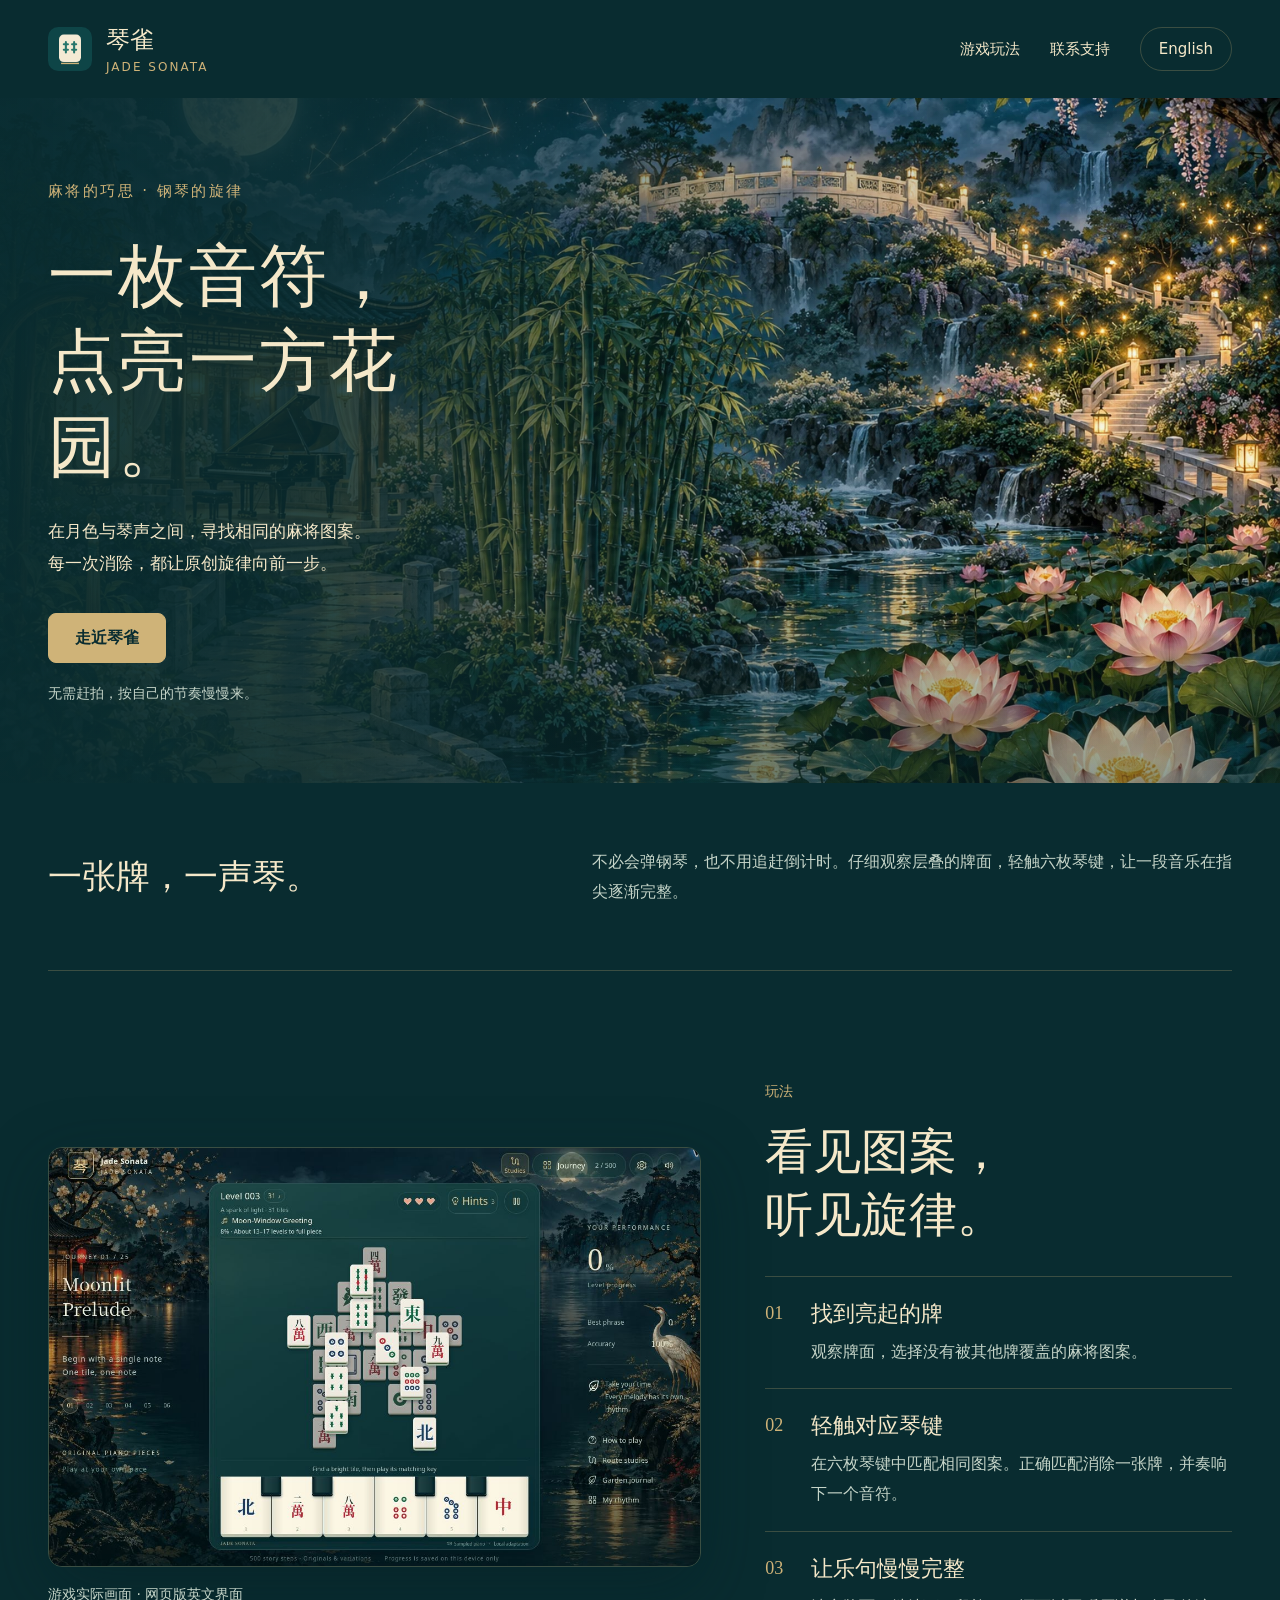
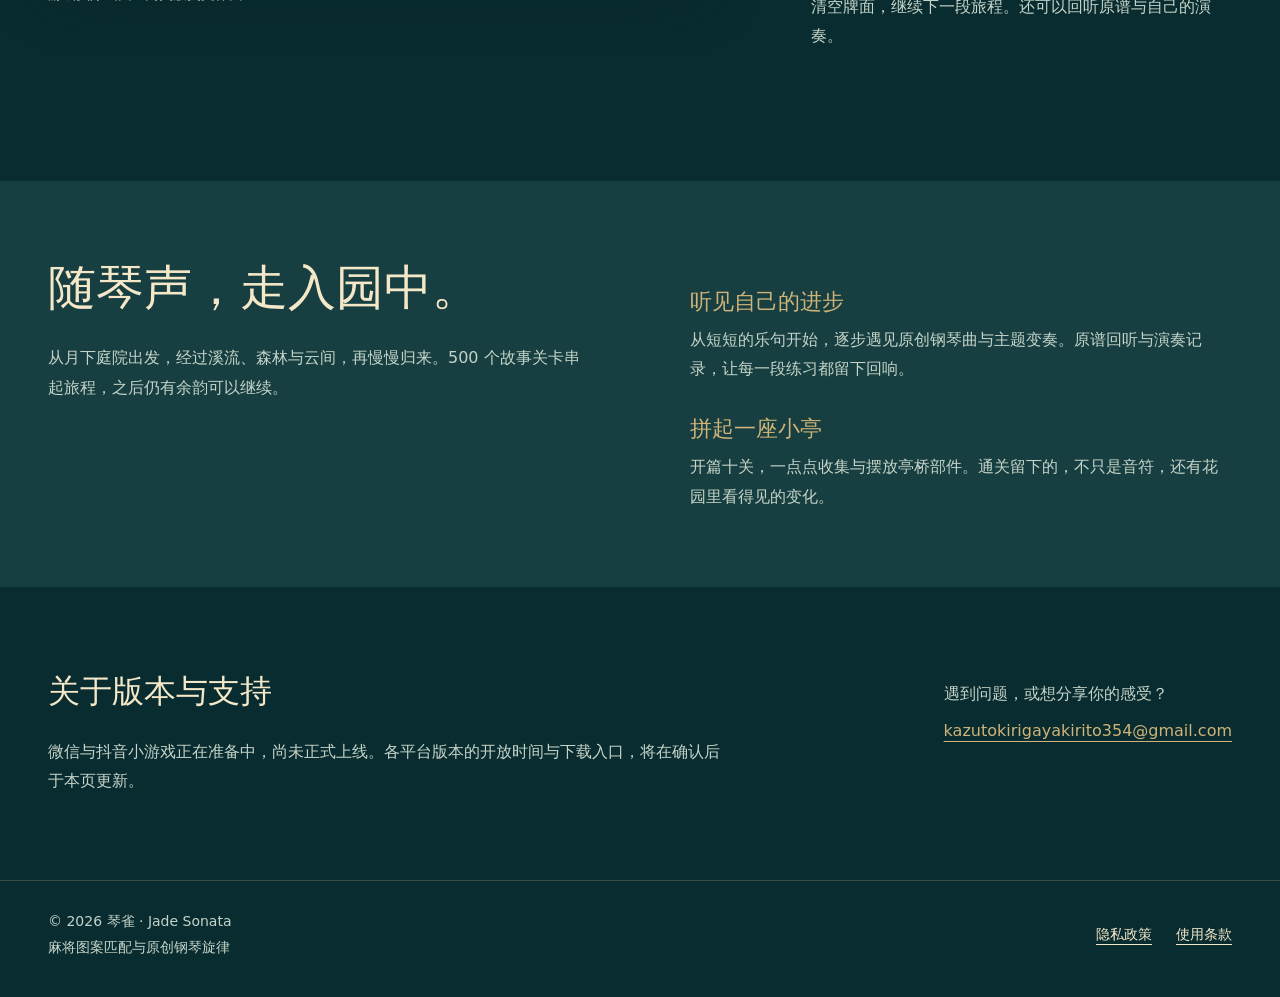
<file: index.html>
<!doctype html>
<html lang="zh-CN">
<head>
  <meta charset="utf-8"><meta name="viewport" content="width=device-width,initial-scale=1">
  <meta name="theme-color" content="#092c30">
  <title>琴雀 · Jade Sonata | 官方网站</title><meta name="description" content="琴雀是一款将麻将图案匹配与原创钢琴旋律结合的休闲解谜游戏。在月夜花园中，一次匹配，一枚音符，按自己的节奏慢慢演奏。">
  <link rel="canonical" href="https://ownerhzh.github.io/jade-sonata-legal/">
  <link rel="alternate" hreflang="zh-CN" href="https://ownerhzh.github.io/jade-sonata-legal/"><link rel="alternate" hreflang="en" href="https://ownerhzh.github.io/jade-sonata-legal/en.html"><link rel="alternate" hreflang="x-default" href="https://ownerhzh.github.io/jade-sonata-legal/">
  <meta property="og:type" content="website"><meta property="og:title" content="琴雀 · Jade Sonata | 官方网站"><meta property="og:description" content="琴雀是一款将麻将图案匹配与原创钢琴旋律结合的休闲解谜游戏。在月夜花园中，一次匹配，一枚音符，按自己的节奏慢慢演奏。"><meta property="og:url" content="https://ownerhzh.github.io/jade-sonata-legal/">
  <link rel="icon" type="image/svg+xml" href="assets/favicon.svg"><link rel="stylesheet" href="style.css">
</head>
<body>
<a class="skip" href="#main">跳至正文</a>
<header class="header wrap">
  <a class="brand" href="./" aria-label="琴雀"><img src="assets/favicon.svg" width="44" height="44" alt=""><span class="brand-name">琴雀<small>JADE SONATA</small></span></a>
  <nav class="nav" aria-label="主导航"><a class="desktop-link" href="#how-to-play">游戏玩法</a><a class="desktop-link" href="#support">联系支持</a><a class="language" href="en.html" lang="en" hreflang="en">English</a></nav>
</header>
<main id="main">
  <section class="hero" aria-labelledby="hero-title">
    <img class="hero-art" src="assets/garden.webp" width="1536" height="1024" alt="" fetchpriority="high">
    <div class="hero-content wrap"><p class="eyebrow">麻将的巧思 · 钢琴的旋律</p><h1 id="hero-title">一枚音符，<br>点亮一方花园。</h1><p class="intro">在月色与琴声之间，寻找相同的麻将图案。<br>每一次消除，都让原创旋律向前一步。</p><a class="button" href="#how-to-play">走近琴雀</a><span class="hero-note">无需赶拍，按自己的节奏慢慢来。</span></div>
  </section>
  <div class="invitation wrap"><p class="line">一张牌，一声琴。</p><p>不必会弹钢琴，也不用追赶倒计时。仔细观察层叠的牌面，轻触六枚琴键，让一段音乐在指尖逐渐完整。</p></div>
  <section class="gameplay wrap" id="how-to-play" aria-labelledby="how-title">
    <figure><div class="screen"><img src="assets/gameplay.jpg" width="1180" height="757" loading="lazy" alt="琴雀实际游戏画面：层叠麻将牌、六枚图案琴键与月夜花园"></div><figcaption>游戏实际画面 · 网页版英文界面</figcaption></figure>
    <div><p class="section-label">玩法</p><h2 id="how-title">看见图案，<br>听见旋律。</h2><ol class="steps"><li><span class="number" aria-hidden="true">01</span><div><h3>找到亮起的牌</h3><p>观察牌面，选择没有被其他牌覆盖的麻将图案。</p></div></li><li><span class="number" aria-hidden="true">02</span><div><h3>轻触对应琴键</h3><p>在六枚琴键中匹配相同图案。正确匹配消除一张牌，并奏响下一个音符。</p></div></li><li><span class="number" aria-hidden="true">03</span><div><h3>让乐句慢慢完整</h3><p>清空牌面，继续下一段旅程。还可以回听原谱与自己的演奏。</p></div></li></ol></div>
  </section>
  <section class="journey" aria-labelledby="journey-title"><div class="wrap journey-grid"><div><h2 id="journey-title">随琴声，走入园中。</h2><p>从月下庭院出发，经过溪流、森林与云间，再慢慢归来。500 个故事关卡串起旅程，之后仍有余韵可以继续。</p></div><div><h3>听见自己的进步</h3><p>从短短的乐句开始，逐步遇见原创钢琴曲与主题变奏。原谱回听与演奏记录，让每一段练习都留下回响。</p><h3>拼起一座小亭</h3><p>开篇十关，一点点收集与摆放亭桥部件。通关留下的，不只是音符，还有花园里看得见的变化。</p></div></div></section>
  <section class="support wrap" id="support" aria-labelledby="support-title"><div><h2 id="support-title">关于版本与支持</h2><p>微信与抖音小游戏正在准备中，尚未正式上线。各平台版本的开放时间与下载入口，将在确认后于本页更新。</p></div><div class="support-contact"><p>遇到问题，或想分享你的感受？</p><a href="mailto:kazutokirigayakirito354@gmail.com">kazutokirigayakirito354@gmail.com</a></div></section>
</main>
<footer><div class="wrap"><div><p>© 2026 琴雀 · Jade Sonata</p><p>麻将图案匹配与原创钢琴旋律</p></div><nav aria-label="法律信息"><a href="privacy.html#zh">隐私政策</a><a href="terms.html#zh">使用条款</a></nav></div></footer>
</body></html>
</file>
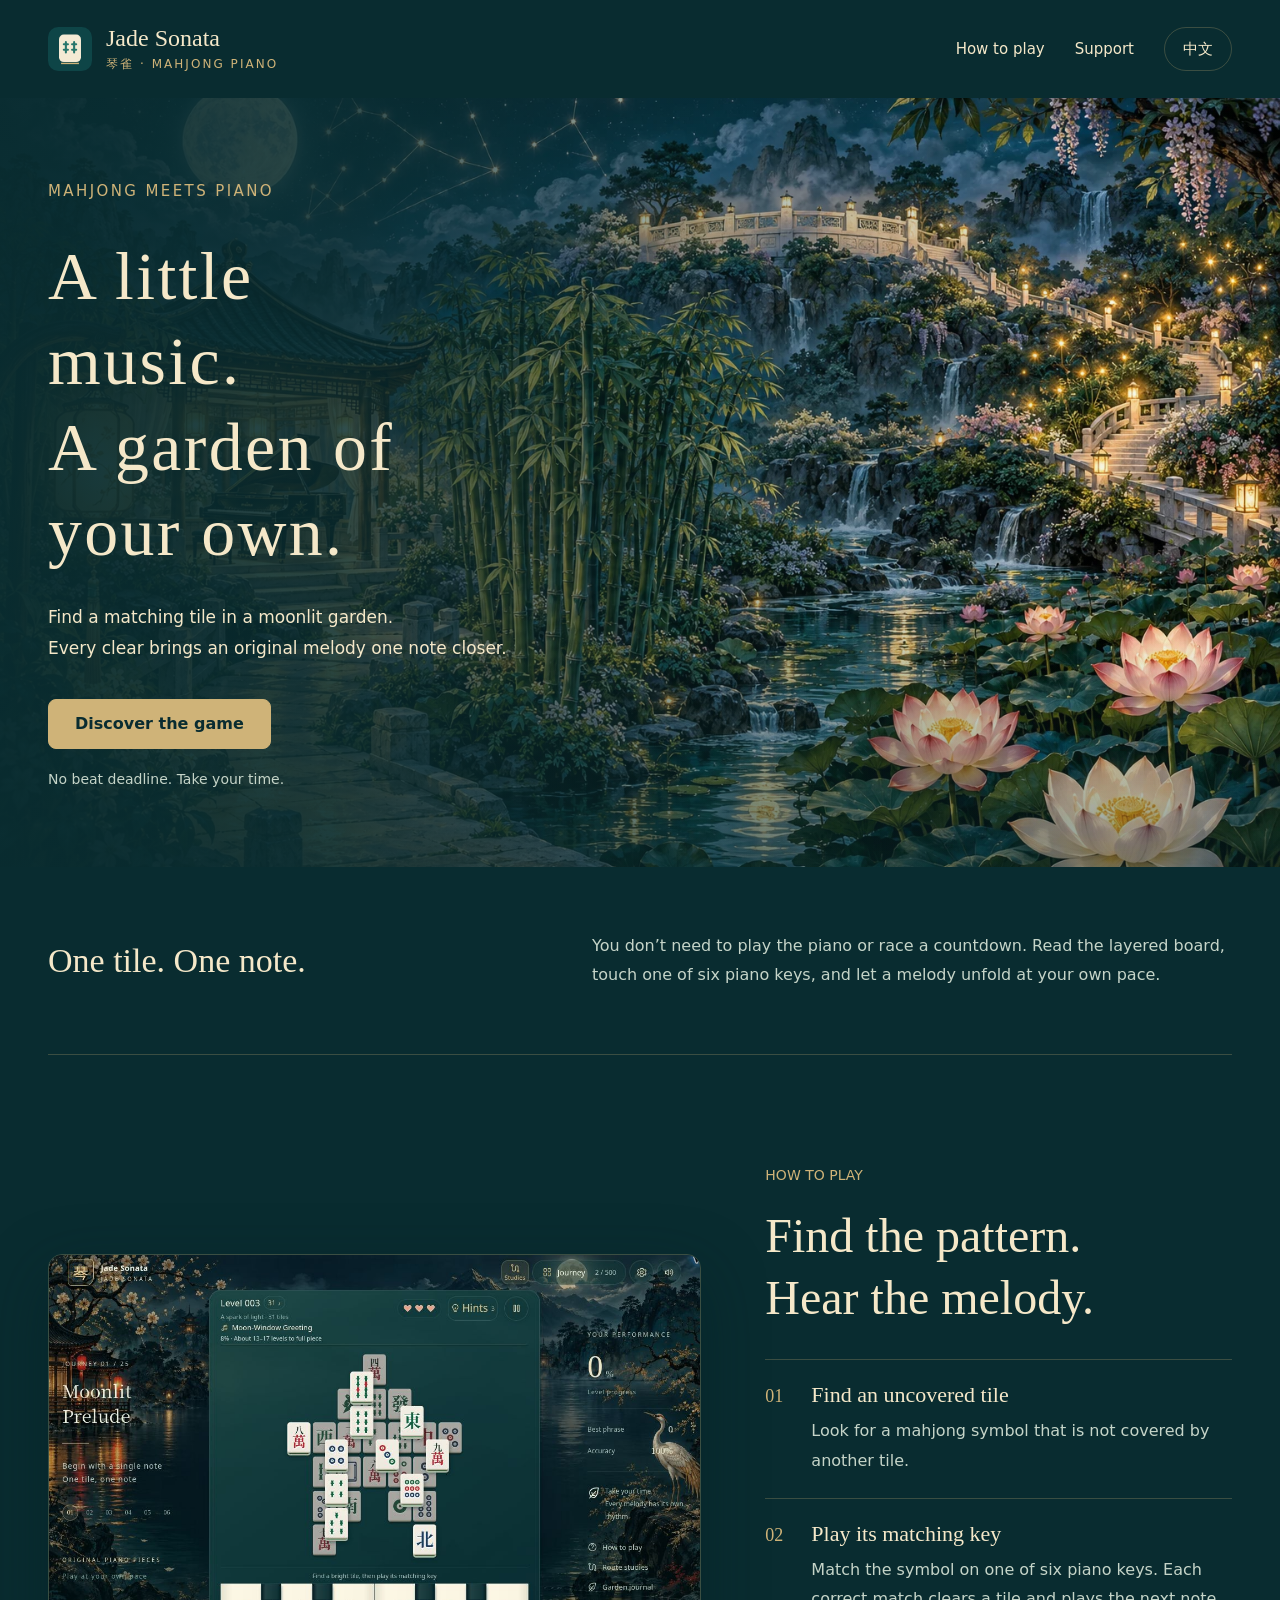
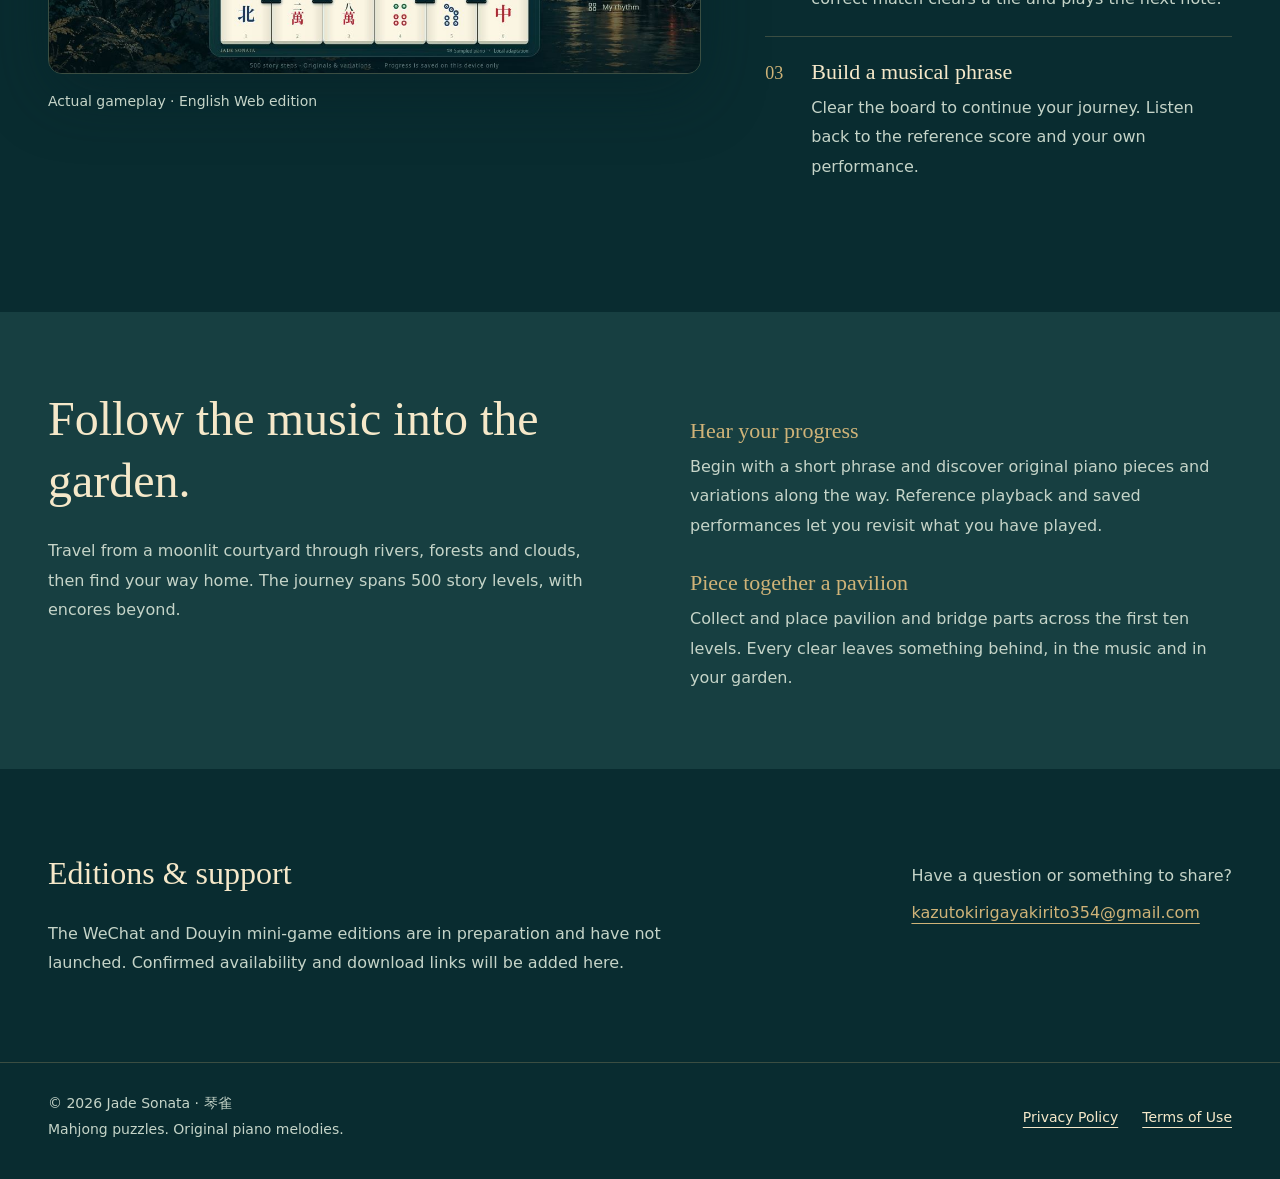
<file: en.html>
<!doctype html>
<html lang="en">
<head>
  <meta charset="utf-8"><meta name="viewport" content="width=device-width,initial-scale=1">
  <meta name="theme-color" content="#092c30">
  <title>Jade Sonata · Mahjong Piano | Official Website</title><meta name="description" content="Match mahjong symbols and unfold original piano melodies in Jade Sonata. A calm puzzle journey through a moonlit garden, one tile and one note at a time.">
  <link rel="canonical" href="https://ownerhzh.github.io/jade-sonata-legal/en.html">
  <link rel="alternate" hreflang="zh-CN" href="https://ownerhzh.github.io/jade-sonata-legal/"><link rel="alternate" hreflang="en" href="https://ownerhzh.github.io/jade-sonata-legal/en.html"><link rel="alternate" hreflang="x-default" href="https://ownerhzh.github.io/jade-sonata-legal/">
  <meta property="og:type" content="website"><meta property="og:title" content="Jade Sonata · Mahjong Piano | Official Website"><meta property="og:description" content="Match mahjong symbols and unfold original piano melodies in Jade Sonata. A calm puzzle journey through a moonlit garden, one tile and one note at a time."><meta property="og:url" content="https://ownerhzh.github.io/jade-sonata-legal/en.html">
  <link rel="icon" type="image/svg+xml" href="assets/favicon.svg"><link rel="stylesheet" href="style.css">
</head>
<body>
<a class="skip" href="#main">Skip to content</a>
<header class="header wrap">
  <a class="brand" href="en.html" aria-label="Jade Sonata"><img src="assets/favicon.svg" width="44" height="44" alt=""><span class="brand-name">Jade Sonata<small>琴雀 · MAHJONG PIANO</small></span></a>
  <nav class="nav" aria-label="Main navigation"><a class="desktop-link" href="#how-to-play">How to play</a><a class="desktop-link" href="#support">Support</a><a class="language" href="./" lang="zh-CN" hreflang="zh-CN">中文</a></nav>
</header>
<main id="main">
  <section class="hero" aria-labelledby="hero-title">
    <img class="hero-art" src="assets/garden.webp" width="1536" height="1024" alt="" fetchpriority="high">
    <div class="hero-content wrap"><p class="eyebrow">MAHJONG MEETS PIANO</p><h1 id="hero-title">A little music.<br>A garden of your own.</h1><p class="intro">Find a matching tile in a moonlit garden.<br>Every clear brings an original melody one note closer.</p><a class="button" href="#how-to-play">Discover the game</a><span class="hero-note">No beat deadline. Take your time.</span></div>
  </section>
  <div class="invitation wrap"><p class="line">One tile. One note.</p><p>You don’t need to play the piano or race a countdown. Read the layered board, touch one of six piano keys, and let a melody unfold at your own pace.</p></div>
  <section class="gameplay wrap" id="how-to-play" aria-labelledby="how-title">
    <figure><div class="screen"><img src="assets/gameplay.jpg" width="1180" height="757" loading="lazy" alt="Actual Jade Sonata gameplay showing layered mahjong tiles and six piano keys in a moonlit garden"></div><figcaption>Actual gameplay · English Web edition</figcaption></figure>
    <div><p class="section-label">HOW TO PLAY</p><h2 id="how-title">Find the pattern.<br>Hear the melody.</h2><ol class="steps"><li><span class="number" aria-hidden="true">01</span><div><h3>Find an uncovered tile</h3><p>Look for a mahjong symbol that is not covered by another tile.</p></div></li><li><span class="number" aria-hidden="true">02</span><div><h3>Play its matching key</h3><p>Match the symbol on one of six piano keys. Each correct match clears a tile and plays the next note.</p></div></li><li><span class="number" aria-hidden="true">03</span><div><h3>Build a musical phrase</h3><p>Clear the board to continue your journey. Listen back to the reference score and your own performance.</p></div></li></ol></div>
  </section>
  <section class="journey" aria-labelledby="journey-title"><div class="wrap journey-grid"><div><h2 id="journey-title">Follow the music into the garden.</h2><p>Travel from a moonlit courtyard through rivers, forests and clouds, then find your way home. The journey spans 500 story levels, with encores beyond.</p></div><div><h3>Hear your progress</h3><p>Begin with a short phrase and discover original piano pieces and variations along the way. Reference playback and saved performances let you revisit what you have played.</p><h3>Piece together a pavilion</h3><p>Collect and place pavilion and bridge parts across the first ten levels. Every clear leaves something behind, in the music and in your garden.</p></div></div></section>
  <section class="support wrap" id="support" aria-labelledby="support-title"><div><h2 id="support-title">Editions & support</h2><p>The WeChat and Douyin mini-game editions are in preparation and have not launched. Confirmed availability and download links will be added here.</p></div><div class="support-contact"><p>Have a question or something to share?</p><a href="mailto:kazutokirigayakirito354@gmail.com">kazutokirigayakirito354@gmail.com</a></div></section>
</main>
<footer><div class="wrap"><div><p>© 2026 Jade Sonata · 琴雀</p><p>Mahjong puzzles. Original piano melodies.</p></div><nav aria-label="Legal information"><a href="privacy.html">Privacy Policy</a><a href="terms.html">Terms of Use</a></nav></div></footer>
</body></html>
</file>
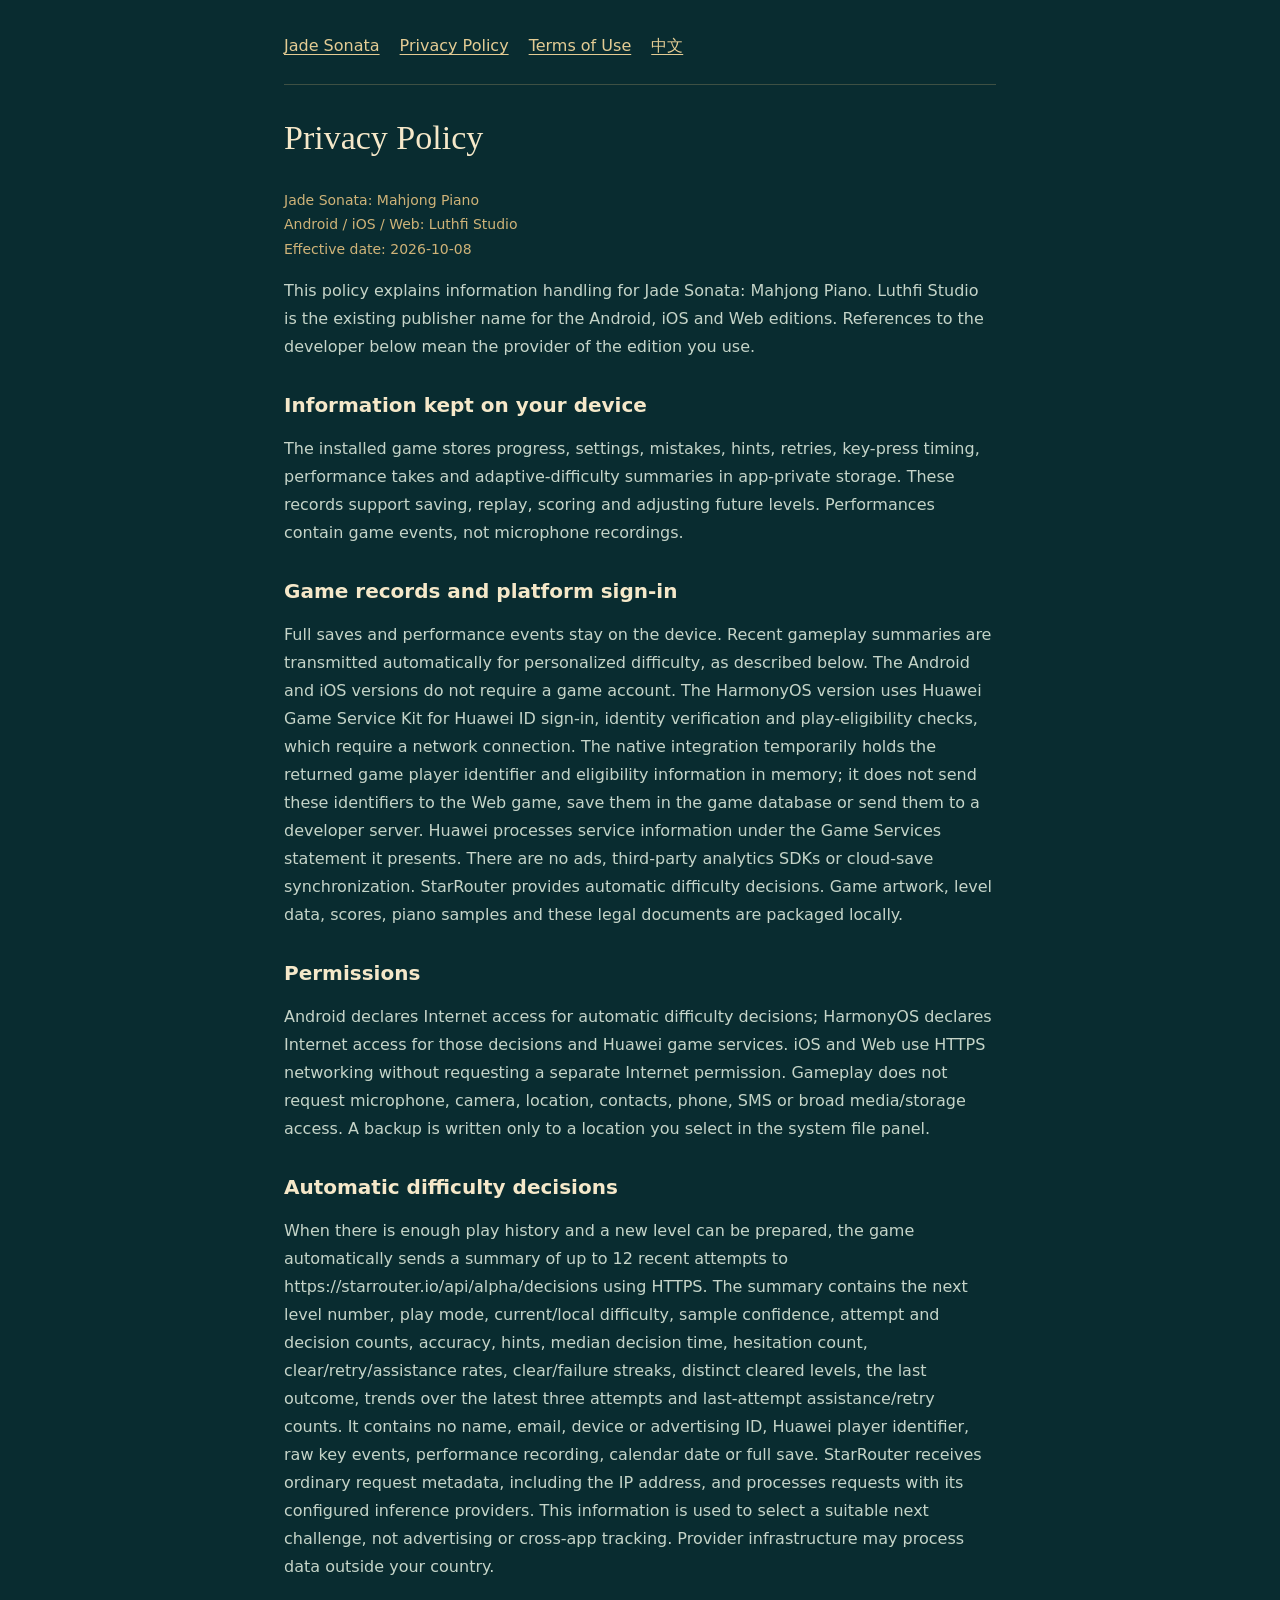
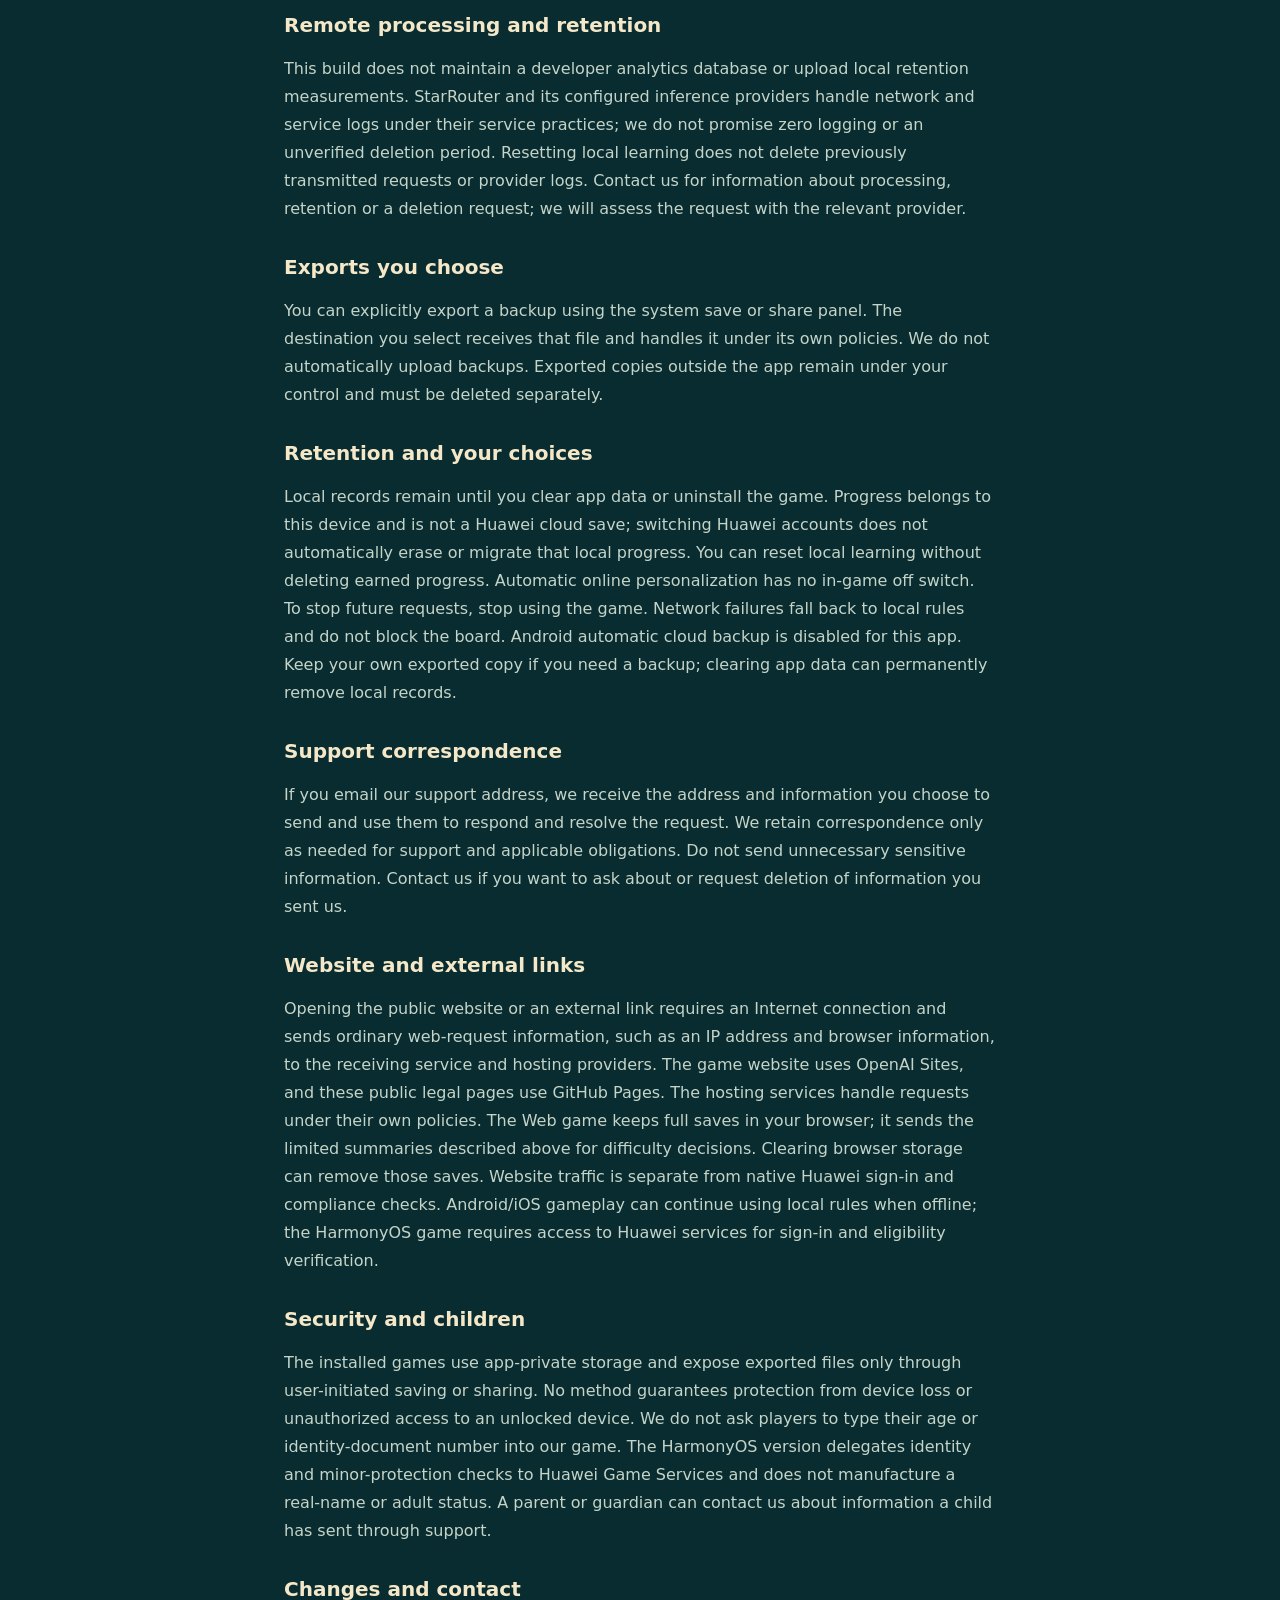
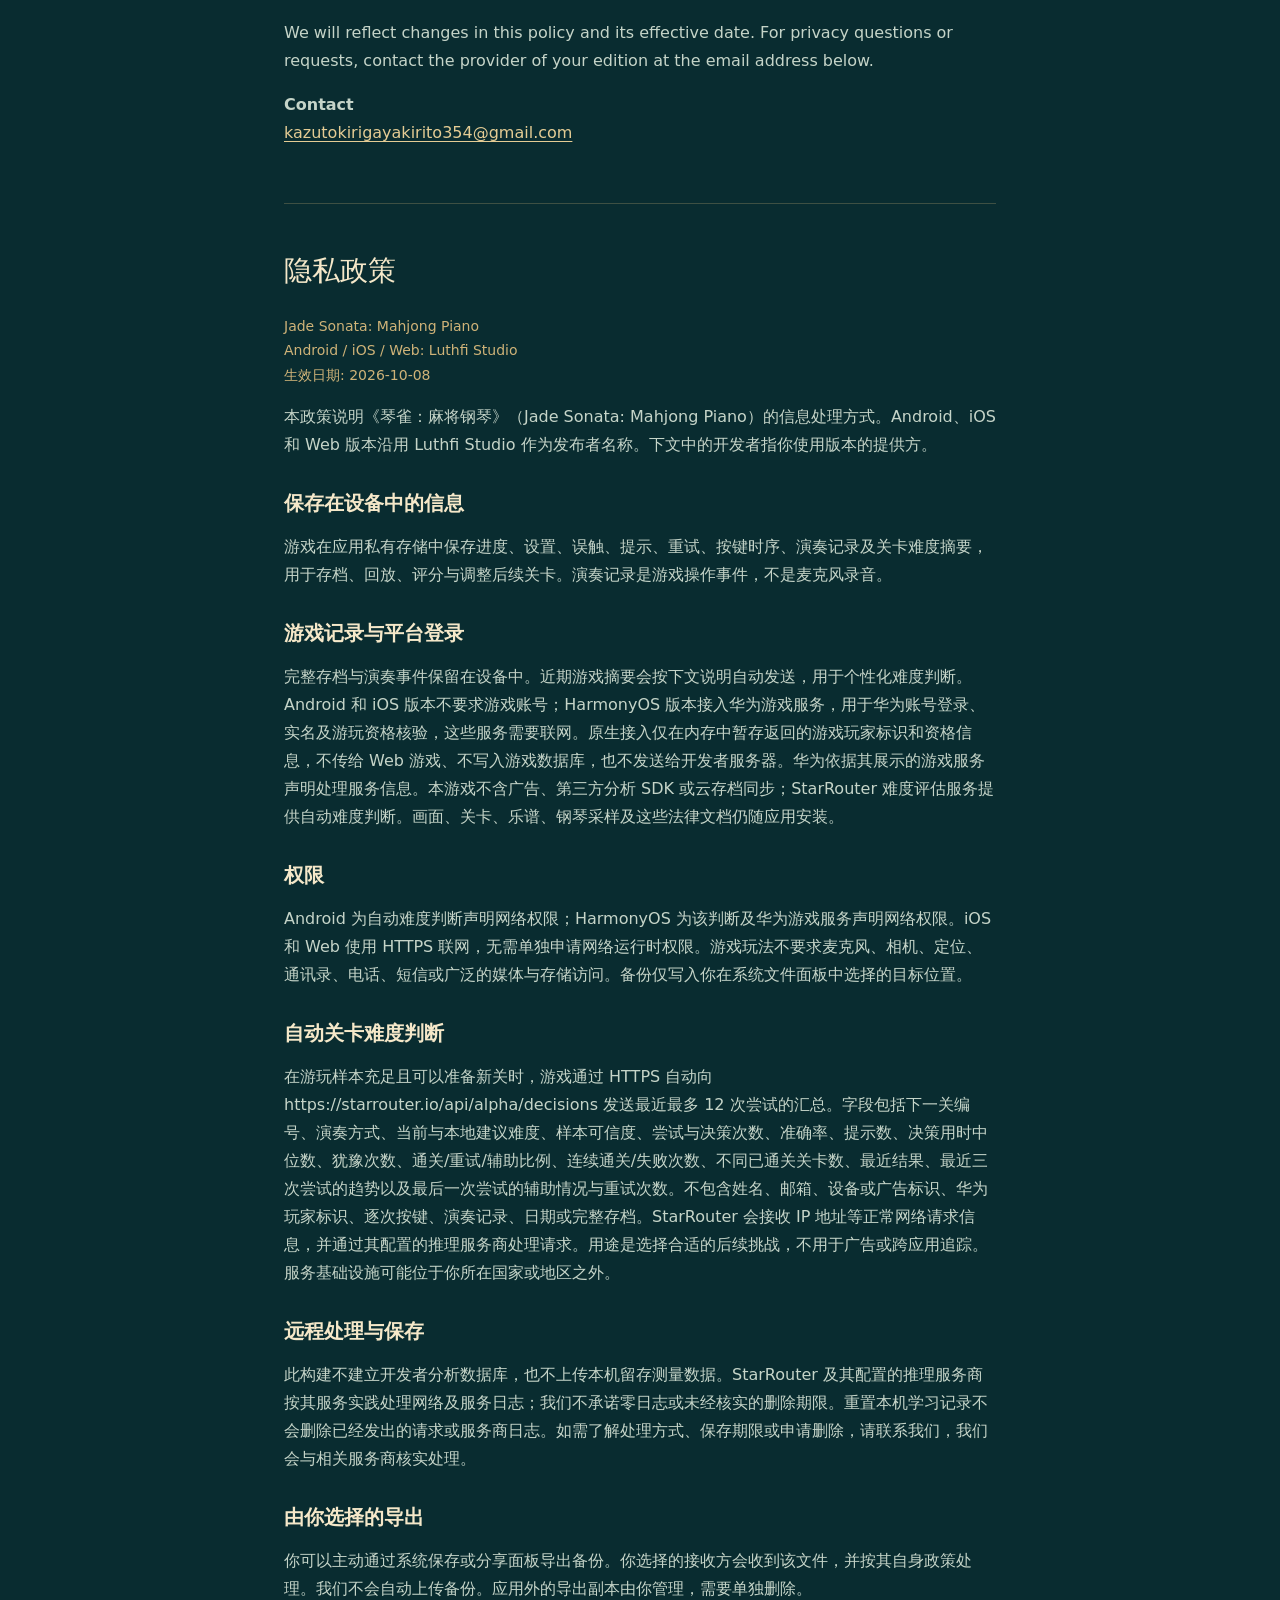
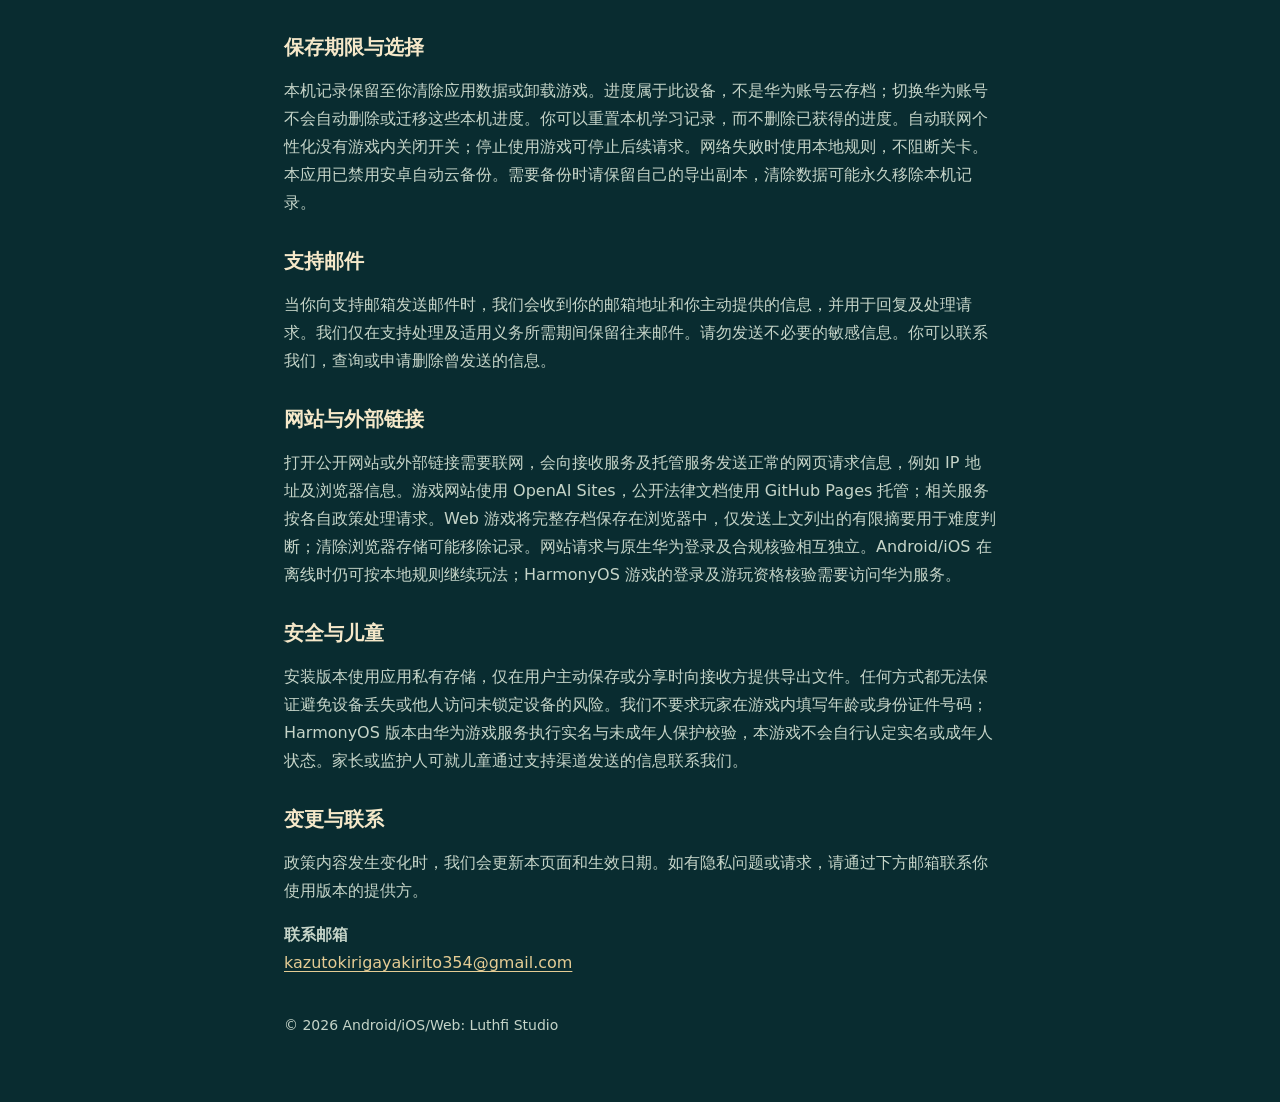
<file: privacy.html>
<!doctype html><html lang="en"><head><meta charset="utf-8"><meta name="viewport" content="width=device-width,initial-scale=1"><meta name="description" content="Privacy Policy for Jade Sonata: Mahjong Piano — Android/iOS/Web: Luthfi Studio."><title>Privacy Policy · Jade Sonata</title><link rel="canonical" href="https://ownerhzh.github.io/jade-sonata-legal/privacy.html"><style>:root{color-scheme:dark}*{box-sizing:border-box}body{margin:0;background:#092c30;color:#f5e8c9;font:16px/1.75 system-ui,sans-serif}main{max-width:760px;margin:auto;padding:32px 24px 64px}nav{display:flex;gap:20px;flex-wrap:wrap;padding-bottom:24px;border-bottom:1px solid #cfb37844;margin-bottom:32px}a{color:#e4cc94;text-underline-offset:3px;overflow-wrap:anywhere}a:focus-visible{outline:2px solid #cfb378;outline-offset:4px}h1{font:400 34px/1.25 Georgia,'Songti SC',serif}h2{font:400 28px/1.4 Georgia,'Songti SC',serif}h3{font-size:20px;line-height:1.4;margin:30px 0 8px}p{color:#c5d4c8}.legal-meta{color:#cfb378;font-size:14px}.translation{margin-top:56px;padding-top:24px;border-top:1px solid #cfb37844}.legal-public{display:none}footer{margin-top:36px;font-size:14px;color:#c5d4c8}</style></head><body><main><nav aria-label="Legal pages"><a href="./">Jade Sonata</a><a href="privacy.html">Privacy Policy</a><a href="terms.html">Terms of Use</a><a href="#zh" lang="zh">中文</a></nav><article class="legal-copy" lang="en" data-no-translate><h1>Privacy Policy</h1><p class="legal-meta">Jade Sonata: Mahjong Piano<br>Android / iOS / Web: Luthfi Studio<br>Effective date: 2026-10-08</p><p>This policy explains information handling for Jade Sonata: Mahjong Piano. Luthfi Studio is the existing publisher name for the Android, iOS and Web editions. References to the developer below mean the provider of the edition you use.</p><section><h3>Information kept on your device</h3><p>The installed game stores progress, settings, mistakes, hints, retries, key-press timing, performance takes and adaptive-difficulty summaries in app-private storage. These records support saving, replay, scoring and adjusting future levels. Performances contain game events, not microphone recordings.</p></section><section><h3>Game records and platform sign-in</h3><p>Full saves and performance events stay on the device. Recent gameplay summaries are transmitted automatically for personalized difficulty, as described below. The Android and iOS versions do not require a game account. The HarmonyOS version uses Huawei Game Service Kit for Huawei ID sign-in, identity verification and play-eligibility checks, which require a network connection. The native integration temporarily holds the returned game player identifier and eligibility information in memory; it does not send these identifiers to the Web game, save them in the game database or send them to a developer server. Huawei processes service information under the Game Services statement it presents. There are no ads, third-party analytics SDKs or cloud-save synchronization. StarRouter provides automatic difficulty decisions. Game artwork, level data, scores, piano samples and these legal documents are packaged locally.</p></section><section><h3>Permissions</h3><p>Android declares Internet access for automatic difficulty decisions; HarmonyOS declares Internet access for those decisions and Huawei game services. iOS and Web use HTTPS networking without requesting a separate Internet permission. Gameplay does not request microphone, camera, location, contacts, phone, SMS or broad media/storage access. A backup is written only to a location you select in the system file panel.</p></section><section><h3>Automatic difficulty decisions</h3><p>When there is enough play history and a new level can be prepared, the game automatically sends a summary of up to 12 recent attempts to https://starrouter.io/api/alpha/decisions using HTTPS. The summary contains the next level number, play mode, current/local difficulty, sample confidence, attempt and decision counts, accuracy, hints, median decision time, hesitation count, clear/retry/assistance rates, clear/failure streaks, distinct cleared levels, the last outcome, trends over the latest three attempts and last-attempt assistance/retry counts. It contains no name, email, device or advertising ID, Huawei player identifier, raw key events, performance recording, calendar date or full save. StarRouter receives ordinary request metadata, including the IP address, and processes requests with its configured inference providers. This information is used to select a suitable next challenge, not advertising or cross-app tracking. Provider infrastructure may process data outside your country.</p></section><section><h3>Remote processing and retention</h3><p>This build does not maintain a developer analytics database or upload local retention measurements. StarRouter and its configured inference providers handle network and service logs under their service practices; we do not promise zero logging or an unverified deletion period. Resetting local learning does not delete previously transmitted requests or provider logs. Contact us for information about processing, retention or a deletion request; we will assess the request with the relevant provider.</p></section><section><h3>Exports you choose</h3><p>You can explicitly export a backup using the system save or share panel. The destination you select receives that file and handles it under its own policies. We do not automatically upload backups. Exported copies outside the app remain under your control and must be deleted separately.</p></section><section><h3>Retention and your choices</h3><p>Local records remain until you clear app data or uninstall the game. Progress belongs to this device and is not a Huawei cloud save; switching Huawei accounts does not automatically erase or migrate that local progress. You can reset local learning without deleting earned progress. Automatic online personalization has no in-game off switch. To stop future requests, stop using the game. Network failures fall back to local rules and do not block the board. Android automatic cloud backup is disabled for this app. Keep your own exported copy if you need a backup; clearing app data can permanently remove local records.</p></section><section><h3>Support correspondence</h3><p>If you email our support address, we receive the address and information you choose to send and use them to respond and resolve the request. We retain correspondence only as needed for support and applicable obligations. Do not send unnecessary sensitive information. Contact us if you want to ask about or request deletion of information you sent us.</p></section><section><h3>Website and external links</h3><p>Opening the public website or an external link requires an Internet connection and sends ordinary web-request information, such as an IP address and browser information, to the receiving service and hosting providers. The game website uses OpenAI Sites, and these public legal pages use GitHub Pages. The hosting services handle requests under their own policies. The Web game keeps full saves in your browser; it sends the limited summaries described above for difficulty decisions. Clearing browser storage can remove those saves. Website traffic is separate from native Huawei sign-in and compliance checks. Android/iOS gameplay can continue using local rules when offline; the HarmonyOS game requires access to Huawei services for sign-in and eligibility verification.</p></section><section><h3>Security and children</h3><p>The installed games use app-private storage and expose exported files only through user-initiated saving or sharing. No method guarantees protection from device loss or unauthorized access to an unlocked device. We do not ask players to type their age or identity-document number into our game. The HarmonyOS version delegates identity and minor-protection checks to Huawei Game Services and does not manufacture a real-name or adult status. A parent or guardian can contact us about information a child has sent through support.</p></section><section><h3>Changes and contact</h3><p>We will reflect changes in this policy and its effective date. For privacy questions or requests, contact the provider of your edition at the email address below.</p></section><p><strong>Contact</strong><br><a href="mailto:kazutokirigayakirito354@gmail.com">kazutokirigayakirito354@gmail.com</a></p><p class="legal-public"><a href="https://ownerhzh.github.io/jade-sonata-legal/privacy.html" rel="noreferrer">Open the public page (Internet required)</a></p></article><div class="translation" id="zh"><article class="legal-copy" lang="zh" data-no-translate><h2>隐私政策</h2><p class="legal-meta">Jade Sonata: Mahjong Piano<br>Android / iOS / Web: Luthfi Studio<br>生效日期: 2026-10-08</p><p>本政策说明《琴雀：麻将钢琴》（Jade Sonata: Mahjong Piano）的信息处理方式。Android、iOS 和 Web 版本沿用 Luthfi Studio 作为发布者名称。下文中的开发者指你使用版本的提供方。</p><section><h3>保存在设备中的信息</h3><p>游戏在应用私有存储中保存进度、设置、误触、提示、重试、按键时序、演奏记录及关卡难度摘要，用于存档、回放、评分与调整后续关卡。演奏记录是游戏操作事件，不是麦克风录音。</p></section><section><h3>游戏记录与平台登录</h3><p>完整存档与演奏事件保留在设备中。近期游戏摘要会按下文说明自动发送，用于个性化难度判断。Android 和 iOS 版本不要求游戏账号；HarmonyOS 版本接入华为游戏服务，用于华为账号登录、实名及游玩资格核验，这些服务需要联网。原生接入仅在内存中暂存返回的游戏玩家标识和资格信息，不传给 Web 游戏、不写入游戏数据库，也不发送给开发者服务器。华为依据其展示的游戏服务声明处理服务信息。本游戏不含广告、第三方分析 SDK 或云存档同步；StarRouter 难度评估服务提供自动难度判断。画面、关卡、乐谱、钢琴采样及这些法律文档仍随应用安装。</p></section><section><h3>权限</h3><p>Android 为自动难度判断声明网络权限；HarmonyOS 为该判断及华为游戏服务声明网络权限。iOS 和 Web 使用 HTTPS 联网，无需单独申请网络运行时权限。游戏玩法不要求麦克风、相机、定位、通讯录、电话、短信或广泛的媒体与存储访问。备份仅写入你在系统文件面板中选择的目标位置。</p></section><section><h3>自动关卡难度判断</h3><p>在游玩样本充足且可以准备新关时，游戏通过 HTTPS 自动向 https://starrouter.io/api/alpha/decisions 发送最近最多 12 次尝试的汇总。字段包括下一关编号、演奏方式、当前与本地建议难度、样本可信度、尝试与决策次数、准确率、提示数、决策用时中位数、犹豫次数、通关/重试/辅助比例、连续通关/失败次数、不同已通关关卡数、最近结果、最近三次尝试的趋势以及最后一次尝试的辅助情况与重试次数。不包含姓名、邮箱、设备或广告标识、华为玩家标识、逐次按键、演奏记录、日期或完整存档。StarRouter 会接收 IP 地址等正常网络请求信息，并通过其配置的推理服务商处理请求。用途是选择合适的后续挑战，不用于广告或跨应用追踪。服务基础设施可能位于你所在国家或地区之外。</p></section><section><h3>远程处理与保存</h3><p>此构建不建立开发者分析数据库，也不上传本机留存测量数据。StarRouter 及其配置的推理服务商按其服务实践处理网络及服务日志；我们不承诺零日志或未经核实的删除期限。重置本机学习记录不会删除已经发出的请求或服务商日志。如需了解处理方式、保存期限或申请删除，请联系我们，我们会与相关服务商核实处理。</p></section><section><h3>由你选择的导出</h3><p>你可以主动通过系统保存或分享面板导出备份。你选择的接收方会收到该文件，并按其自身政策处理。我们不会自动上传备份。应用外的导出副本由你管理，需要单独删除。</p></section><section><h3>保存期限与选择</h3><p>本机记录保留至你清除应用数据或卸载游戏。进度属于此设备，不是华为账号云存档；切换华为账号不会自动删除或迁移这些本机进度。你可以重置本机学习记录，而不删除已获得的进度。自动联网个性化没有游戏内关闭开关；停止使用游戏可停止后续请求。网络失败时使用本地规则，不阻断关卡。本应用已禁用安卓自动云备份。需要备份时请保留自己的导出副本，清除数据可能永久移除本机记录。</p></section><section><h3>支持邮件</h3><p>当你向支持邮箱发送邮件时，我们会收到你的邮箱地址和你主动提供的信息，并用于回复及处理请求。我们仅在支持处理及适用义务所需期间保留往来邮件。请勿发送不必要的敏感信息。你可以联系我们，查询或申请删除曾发送的信息。</p></section><section><h3>网站与外部链接</h3><p>打开公开网站或外部链接需要联网，会向接收服务及托管服务发送正常的网页请求信息，例如 IP 地址及浏览器信息。游戏网站使用 OpenAI Sites，公开法律文档使用 GitHub Pages 托管；相关服务按各自政策处理请求。Web 游戏将完整存档保存在浏览器中，仅发送上文列出的有限摘要用于难度判断；清除浏览器存储可能移除记录。网站请求与原生华为登录及合规核验相互独立。Android/iOS 在离线时仍可按本地规则继续玩法；HarmonyOS 游戏的登录及游玩资格核验需要访问华为服务。</p></section><section><h3>安全与儿童</h3><p>安装版本使用应用私有存储，仅在用户主动保存或分享时向接收方提供导出文件。任何方式都无法保证避免设备丢失或他人访问未锁定设备的风险。我们不要求玩家在游戏内填写年龄或身份证件号码；HarmonyOS 版本由华为游戏服务执行实名与未成年人保护校验，本游戏不会自行认定实名或成年人状态。家长或监护人可就儿童通过支持渠道发送的信息联系我们。</p></section><section><h3>变更与联系</h3><p>政策内容发生变化时，我们会更新本页面和生效日期。如有隐私问题或请求，请通过下方邮箱联系你使用版本的提供方。</p></section><p><strong>联系邮箱</strong><br><a href="mailto:kazutokirigayakirito354@gmail.com">kazutokirigayakirito354@gmail.com</a></p><p class="legal-public"><a href="https://ownerhzh.github.io/jade-sonata-legal/privacy.html" rel="noreferrer">查看公开网页（需要网络）</a></p></article></div><footer>© 2026 Android/iOS/Web: Luthfi Studio</footer></main></body></html>
</file>
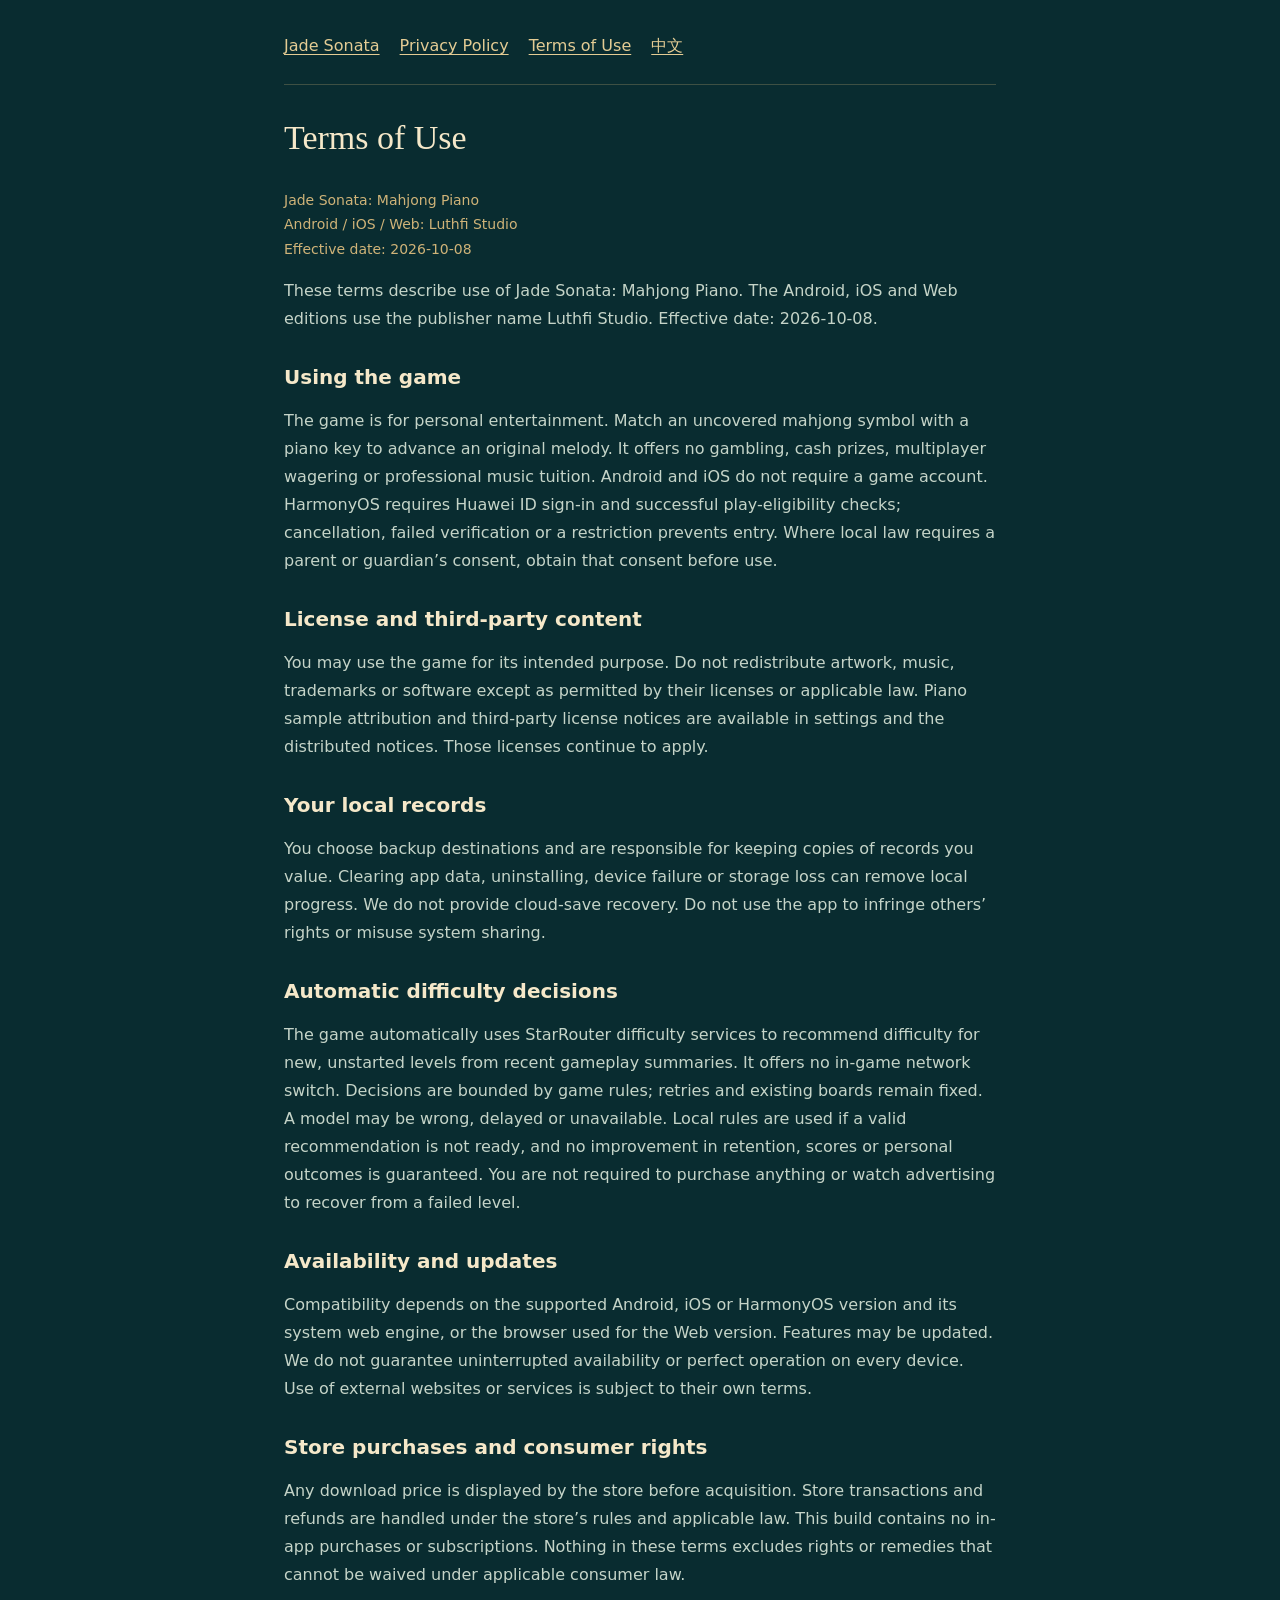
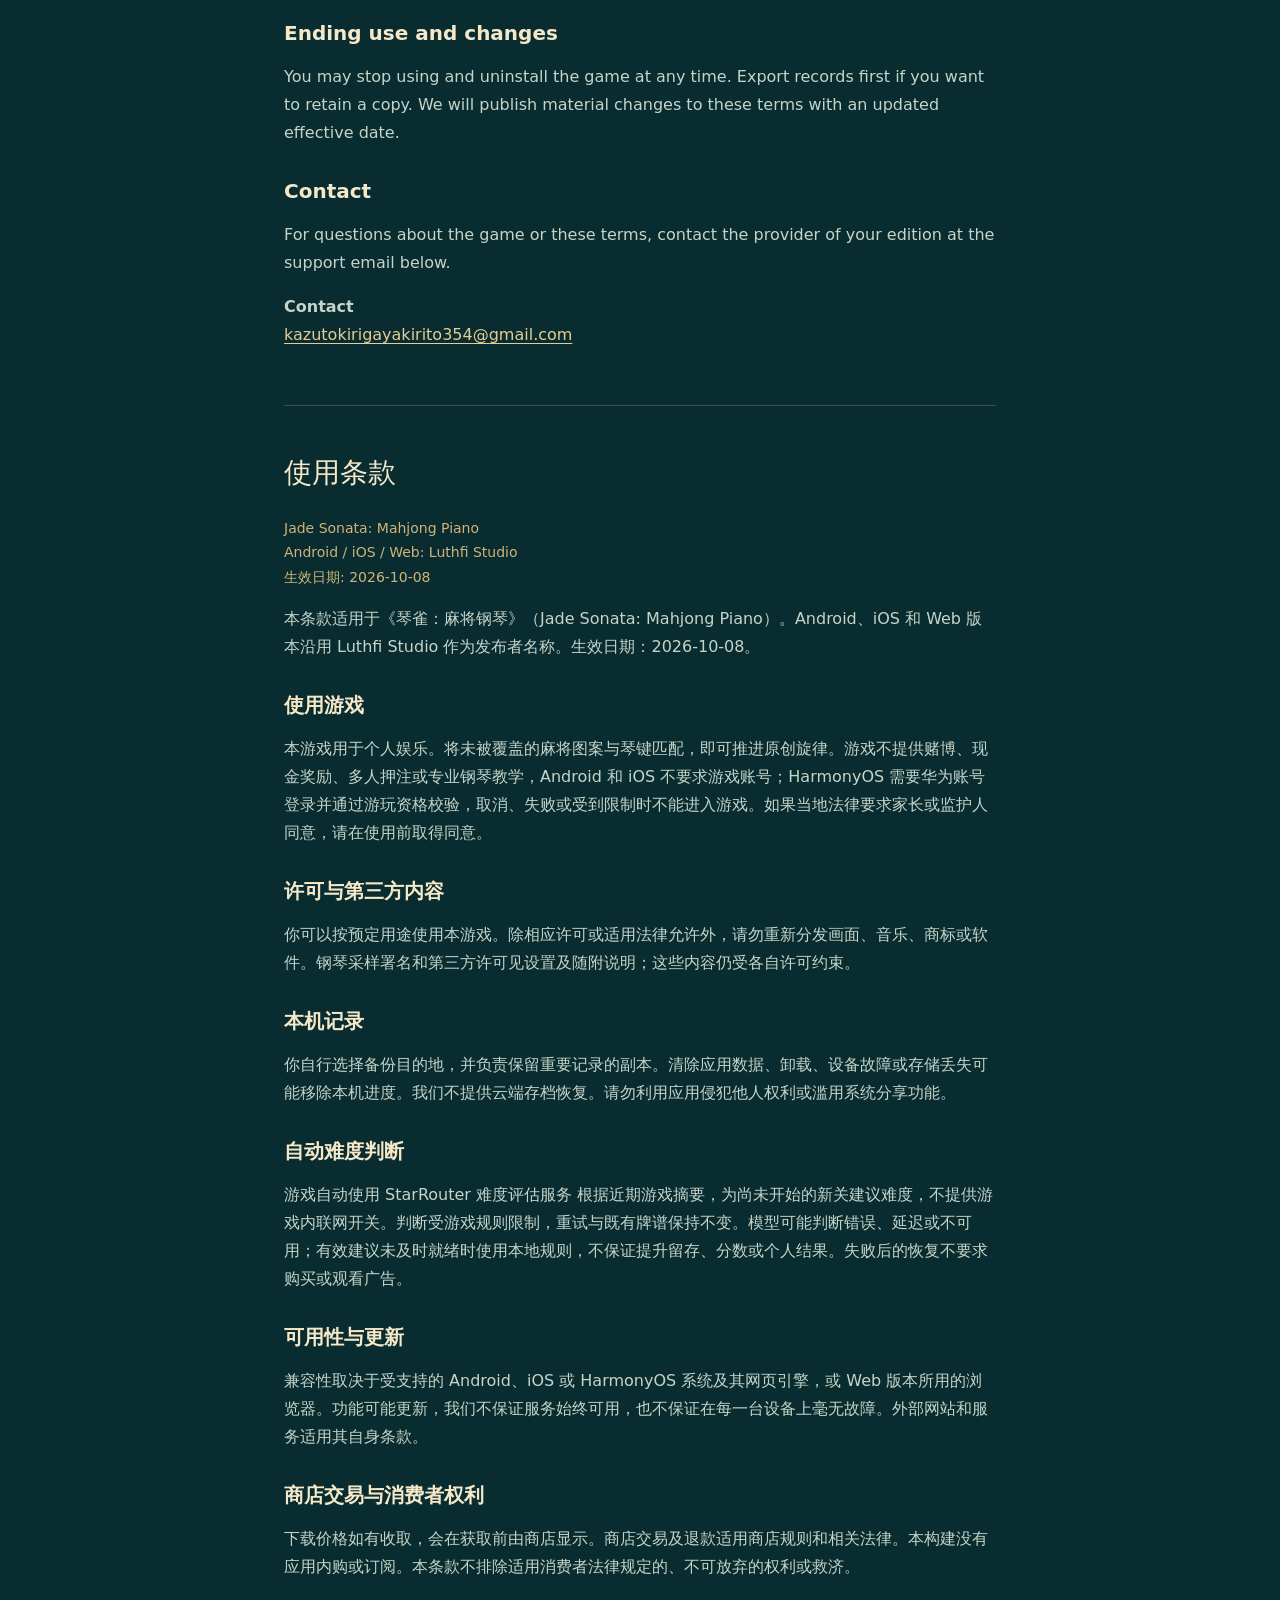
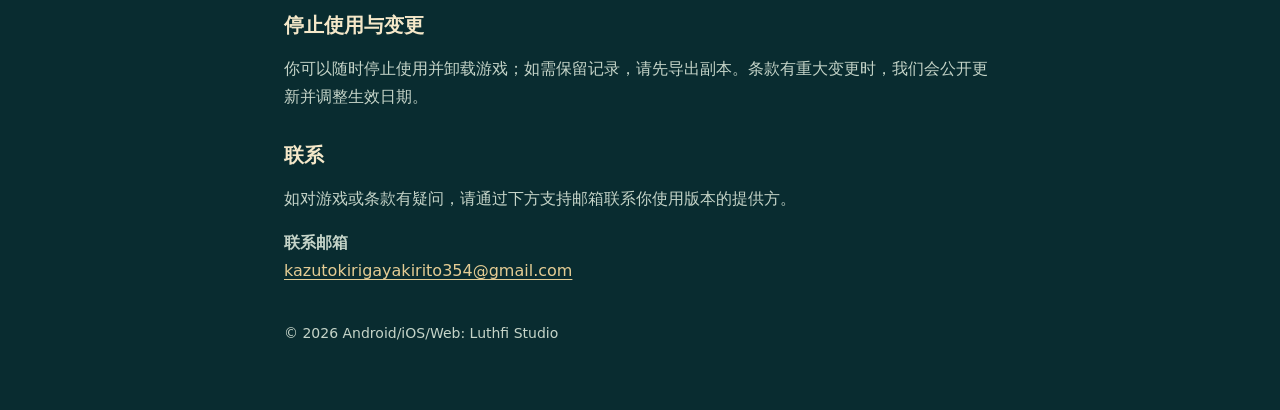
<file: terms.html>
<!doctype html><html lang="en"><head><meta charset="utf-8"><meta name="viewport" content="width=device-width,initial-scale=1"><meta name="description" content="Terms of Use for Jade Sonata: Mahjong Piano — Android/iOS/Web: Luthfi Studio."><title>Terms of Use · Jade Sonata</title><link rel="canonical" href="https://ownerhzh.github.io/jade-sonata-legal/terms.html"><style>:root{color-scheme:dark}*{box-sizing:border-box}body{margin:0;background:#092c30;color:#f5e8c9;font:16px/1.75 system-ui,sans-serif}main{max-width:760px;margin:auto;padding:32px 24px 64px}nav{display:flex;gap:20px;flex-wrap:wrap;padding-bottom:24px;border-bottom:1px solid #cfb37844;margin-bottom:32px}a{color:#e4cc94;text-underline-offset:3px;overflow-wrap:anywhere}a:focus-visible{outline:2px solid #cfb378;outline-offset:4px}h1{font:400 34px/1.25 Georgia,'Songti SC',serif}h2{font:400 28px/1.4 Georgia,'Songti SC',serif}h3{font-size:20px;line-height:1.4;margin:30px 0 8px}p{color:#c5d4c8}.legal-meta{color:#cfb378;font-size:14px}.translation{margin-top:56px;padding-top:24px;border-top:1px solid #cfb37844}.legal-public{display:none}footer{margin-top:36px;font-size:14px;color:#c5d4c8}</style></head><body><main><nav aria-label="Legal pages"><a href="./">Jade Sonata</a><a href="privacy.html">Privacy Policy</a><a href="terms.html">Terms of Use</a><a href="#zh" lang="zh">中文</a></nav><article class="legal-copy" lang="en" data-no-translate><h1>Terms of Use</h1><p class="legal-meta">Jade Sonata: Mahjong Piano<br>Android / iOS / Web: Luthfi Studio<br>Effective date: 2026-10-08</p><p>These terms describe use of Jade Sonata: Mahjong Piano. The Android, iOS and Web editions use the publisher name Luthfi Studio. Effective date: 2026-10-08.</p><section><h3>Using the game</h3><p>The game is for personal entertainment. Match an uncovered mahjong symbol with a piano key to advance an original melody. It offers no gambling, cash prizes, multiplayer wagering or professional music tuition. Android and iOS do not require a game account. HarmonyOS requires Huawei ID sign-in and successful play-eligibility checks; cancellation, failed verification or a restriction prevents entry. Where local law requires a parent or guardian’s consent, obtain that consent before use.</p></section><section><h3>License and third-party content</h3><p>You may use the game for its intended purpose. Do not redistribute artwork, music, trademarks or software except as permitted by their licenses or applicable law. Piano sample attribution and third-party license notices are available in settings and the distributed notices. Those licenses continue to apply.</p></section><section><h3>Your local records</h3><p>You choose backup destinations and are responsible for keeping copies of records you value. Clearing app data, uninstalling, device failure or storage loss can remove local progress. We do not provide cloud-save recovery. Do not use the app to infringe others’ rights or misuse system sharing.</p></section><section><h3>Automatic difficulty decisions</h3><p>The game automatically uses StarRouter difficulty services to recommend difficulty for new, unstarted levels from recent gameplay summaries. It offers no in-game network switch. Decisions are bounded by game rules; retries and existing boards remain fixed. A model may be wrong, delayed or unavailable. Local rules are used if a valid recommendation is not ready, and no improvement in retention, scores or personal outcomes is guaranteed. You are not required to purchase anything or watch advertising to recover from a failed level.</p></section><section><h3>Availability and updates</h3><p>Compatibility depends on the supported Android, iOS or HarmonyOS version and its system web engine, or the browser used for the Web version. Features may be updated. We do not guarantee uninterrupted availability or perfect operation on every device. Use of external websites or services is subject to their own terms.</p></section><section><h3>Store purchases and consumer rights</h3><p>Any download price is displayed by the store before acquisition. Store transactions and refunds are handled under the store’s rules and applicable law. This build contains no in-app purchases or subscriptions. Nothing in these terms excludes rights or remedies that cannot be waived under applicable consumer law.</p></section><section><h3>Ending use and changes</h3><p>You may stop using and uninstall the game at any time. Export records first if you want to retain a copy. We will publish material changes to these terms with an updated effective date.</p></section><section><h3>Contact</h3><p>For questions about the game or these terms, contact the provider of your edition at the support email below.</p></section><p><strong>Contact</strong><br><a href="mailto:kazutokirigayakirito354@gmail.com">kazutokirigayakirito354@gmail.com</a></p><p class="legal-public"><a href="https://ownerhzh.github.io/jade-sonata-legal/terms.html" rel="noreferrer">Open the public page (Internet required)</a></p></article><div class="translation" id="zh"><article class="legal-copy" lang="zh" data-no-translate><h2>使用条款</h2><p class="legal-meta">Jade Sonata: Mahjong Piano<br>Android / iOS / Web: Luthfi Studio<br>生效日期: 2026-10-08</p><p>本条款适用于《琴雀：麻将钢琴》（Jade Sonata: Mahjong Piano）。Android、iOS 和 Web 版本沿用 Luthfi Studio 作为发布者名称。生效日期：2026-10-08。</p><section><h3>使用游戏</h3><p>本游戏用于个人娱乐。将未被覆盖的麻将图案与琴键匹配，即可推进原创旋律。游戏不提供赌博、现金奖励、多人押注或专业钢琴教学，Android 和 iOS 不要求游戏账号；HarmonyOS 需要华为账号登录并通过游玩资格校验，取消、失败或受到限制时不能进入游戏。如果当地法律要求家长或监护人同意，请在使用前取得同意。</p></section><section><h3>许可与第三方内容</h3><p>你可以按预定用途使用本游戏。除相应许可或适用法律允许外，请勿重新分发画面、音乐、商标或软件。钢琴采样署名和第三方许可见设置及随附说明；这些内容仍受各自许可约束。</p></section><section><h3>本机记录</h3><p>你自行选择备份目的地，并负责保留重要记录的副本。清除应用数据、卸载、设备故障或存储丢失可能移除本机进度。我们不提供云端存档恢复。请勿利用应用侵犯他人权利或滥用系统分享功能。</p></section><section><h3>自动难度判断</h3><p>游戏自动使用 StarRouter 难度评估服务 根据近期游戏摘要，为尚未开始的新关建议难度，不提供游戏内联网开关。判断受游戏规则限制，重试与既有牌谱保持不变。模型可能判断错误、延迟或不可用；有效建议未及时就绪时使用本地规则，不保证提升留存、分数或个人结果。失败后的恢复不要求购买或观看广告。</p></section><section><h3>可用性与更新</h3><p>兼容性取决于受支持的 Android、iOS 或 HarmonyOS 系统及其网页引擎，或 Web 版本所用的浏览器。功能可能更新，我们不保证服务始终可用，也不保证在每一台设备上毫无故障。外部网站和服务适用其自身条款。</p></section><section><h3>商店交易与消费者权利</h3><p>下载价格如有收取，会在获取前由商店显示。商店交易及退款适用商店规则和相关法律。本构建没有应用内购或订阅。本条款不排除适用消费者法律规定的、不可放弃的权利或救济。</p></section><section><h3>停止使用与变更</h3><p>你可以随时停止使用并卸载游戏；如需保留记录，请先导出副本。条款有重大变更时，我们会公开更新并调整生效日期。</p></section><section><h3>联系</h3><p>如对游戏或条款有疑问，请通过下方支持邮箱联系你使用版本的提供方。</p></section><p><strong>联系邮箱</strong><br><a href="mailto:kazutokirigayakirito354@gmail.com">kazutokirigayakirito354@gmail.com</a></p><p class="legal-public"><a href="https://ownerhzh.github.io/jade-sonata-legal/terms.html" rel="noreferrer">查看公开网页（需要网络）</a></p></article></div><footer>© 2026 Android/iOS/Web: Luthfi Studio</footer></main></body></html>
</file>
<file: style.css>
:root{color-scheme:dark;--jade:#092c30;--surface:#173f41;--gold:#cfb378;--ink:#f5e8c9;--muted:#c5d4c8;--porcelain:#f5efdc;--line:#cfb37840;font-family:system-ui,-apple-system,sans-serif;background:var(--jade);color:var(--ink)}
*{box-sizing:border-box}html{scroll-behavior:smooth;scroll-padding-top:2rem}body{margin:0}a{color:inherit;text-underline-offset:5px}a:focus-visible{outline:2px solid var(--gold);outline-offset:6px}img{display:block;max-width:100%}p{line-height:1.85;color:var(--muted)}h1,h2,h3{font-family:Georgia,'Songti SC','Noto Serif CJK SC',serif;font-weight:400}h2{font-size:clamp(2rem,4vw,3rem);line-height:1.3;margin:0 0 1.5rem}h3{font-size:1.375rem;margin:0 0 .5rem}.wrap{width:min(1200px,calc(100% - 96px));margin-inline:auto}.skip{position:absolute;top:-100px;left:16px;z-index:5;background:var(--porcelain);color:var(--jade);padding:12px}.skip:focus{top:12px}
.header{min-height:98px;display:flex;align-items:center;justify-content:space-between;gap:24px}.brand{display:flex;align-items:center;gap:14px;text-decoration:none}.brand img{width:44px;height:44px}.brand-name{font:400 1.5rem Georgia,'Songti SC',serif}.brand-name small{font:400 .75rem system-ui,sans-serif;display:block;letter-spacing:.17em;margin-top:4px;color:var(--gold)}.nav{display:flex;align-items:center;gap:30px;font-size:.9375rem}.nav a{display:inline-flex;align-items:center;min-height:44px;text-decoration:none}.nav a:hover{color:var(--gold)}.language{border:1px solid var(--line);border-radius:100px;padding:0 18px}
.hero{position:relative;isolation:isolate;min-height:660px;display:flex;align-items:center;overflow:hidden;background:var(--surface)}.hero-art{position:absolute;z-index:-2;inset:0;width:100%;height:100%;object-fit:cover;object-position:60% 48%}.hero:before{content:'';position:absolute;z-index:-1;inset:0;background:linear-gradient(90deg,rgba(9,44,48,.97) 0%,rgba(9,44,48,.86) 26%,rgba(9,44,48,.36) 54%,rgba(9,44,48,.03) 85%),linear-gradient(0deg,rgba(9,44,48,.45),transparent 30%)}.hero-content{padding-block:80px}.eyebrow{color:var(--gold);font-size:.9375rem;letter-spacing:.16em;margin:0 0 28px}.hero h1{font-size:clamp(2.75rem,5.3vw,4.75rem);line-height:1.26;letter-spacing:.035em;margin:0 0 26px;text-wrap:balance;max-width:12ch}.hero .intro{max-width:29rem;font-size:1.0625rem;margin:0 0 34px;color:var(--ink)}.button{display:inline-flex;align-items:center;justify-content:center;min-height:50px;padding:12px 26px;border:1px solid var(--gold);border-radius:8px;background:var(--gold);color:var(--jade);font-size:1rem;font-weight:600;text-decoration:none;transition:background .2s,transform .2s}.button:hover{background:var(--porcelain);transform:translateY(-2px)}.hero-note{display:block;margin-top:22px;font-size:.875rem;color:var(--muted)}
.invitation{padding-block:64px;display:flex;justify-content:space-between;align-items:center;gap:40px;border-bottom:1px solid var(--line)}.invitation p{margin:0;max-width:40rem}.invitation .line{font:400 clamp(1.5rem,3vw,2.125rem)/1.5 Georgia,'Songti SC',serif;color:var(--ink);flex-shrink:0}.gameplay{padding-block:108px;display:grid;grid-template-columns:minmax(0,1.4fr) minmax(0,1fr);gap:64px;align-items:center}figure{margin:0}.screen{border:1px solid var(--line);border-radius:14px;overflow:hidden;box-shadow:0 20px 65px #041d2266}.screen img{width:100%;height:auto}figcaption{font-size:.875rem;line-height:1.6;color:var(--muted);margin-top:16px}.section-label{color:var(--gold);margin:0 0 16px;font-size:.875rem}.steps{list-style:none;padding:0;margin:30px 0 0}.steps li{display:grid;grid-template-columns:30px 1fr;gap:16px;padding:22px 0;border-top:1px solid var(--line)}.steps .number{font:400 1.125rem/1.6 Georgia,serif;color:var(--gold)}.steps p{margin:0;font-size:1rem}.journey{background:var(--surface);padding-block:76px}.journey-grid{display:grid;grid-template-columns:1fr 1fr;gap:100px}.journey p{max-width:36rem;margin:0}.journey h3{margin-top:30px;color:var(--gold)}.support{padding-block:84px;display:flex;justify-content:space-between;gap:64px}.support h2{font-size:2rem}.support p{max-width:42rem;margin:0}.support a{overflow-wrap:anywhere}.support-contact{padding-top:8px;max-width:26rem}.support-contact a{display:inline-flex;min-height:44px;align-items:center;color:var(--gold)}footer{border-top:1px solid var(--line);padding:28px 0 36px}footer .wrap{display:flex;justify-content:space-between;gap:20px;align-items:center}footer p{font-size:.875rem;margin:0}footer nav{display:flex;gap:24px;flex-wrap:wrap}footer a{font-size:.875rem;min-height:44px;display:inline-flex;align-items:center}
@media(min-width:1600px){.hero{min-height:740px}}
@media(max-width:1000px){.wrap{width:calc(100% - 56px)}.gameplay{gap:36px;grid-template-columns:1.2fr 1fr}.journey-grid{gap:48px}.support{gap:32px}.hero h1{font-size:3.5rem}.invitation{gap:24px}.invitation .line{flex-shrink:1}}
@media(max-width:760px){.wrap{width:calc(100% - 40px)}.header{min-height:86px;gap:12px}.nav{gap:12px}.nav .desktop-link{display:none}.brand{gap:10px}.brand-name{font-size:1.25rem}.brand img{width:38px;height:38px}.language{padding-inline:14px}.hero{min-height:690px;align-items:flex-end}.hero-art{object-position:55% top}.hero:before{background:linear-gradient(0deg,rgba(9,44,48,.99) 0%,rgba(9,44,48,.94) 18%,rgba(9,44,48,.7) 40%,rgba(9,44,48,.05) 74%)}.hero-content{padding-top:230px;padding-bottom:40px}.eyebrow{margin-bottom:16px;font-size:.875rem}.hero h1{font-size:2.75rem;max-width:14ch;margin-bottom:18px}.hero .intro{font-size:1rem;max-width:32rem;margin-bottom:24px}.hero-note{margin-top:16px}.invitation{padding-block:36px;display:block}.invitation .line{margin-bottom:14px;font-size:1.625rem}.gameplay{display:flex;flex-direction:column-reverse;align-items:stretch;padding-block:56px;gap:32px}.steps{margin-top:24px}.steps li{padding-block:18px}.journey{padding-block:48px}.journey-grid{grid-template-columns:1fr;gap:32px}.journey h3{margin-top:0}.support{padding-block:48px;display:block}.support-contact{margin-top:24px}footer .wrap{display:block}footer nav{margin-top:12px}footer{padding-bottom:max(24px,env(safe-area-inset-bottom))}}
@media(prefers-reduced-motion:reduce){html{scroll-behavior:auto}*,*:before,*:after{transition:none!important}}
</file>
